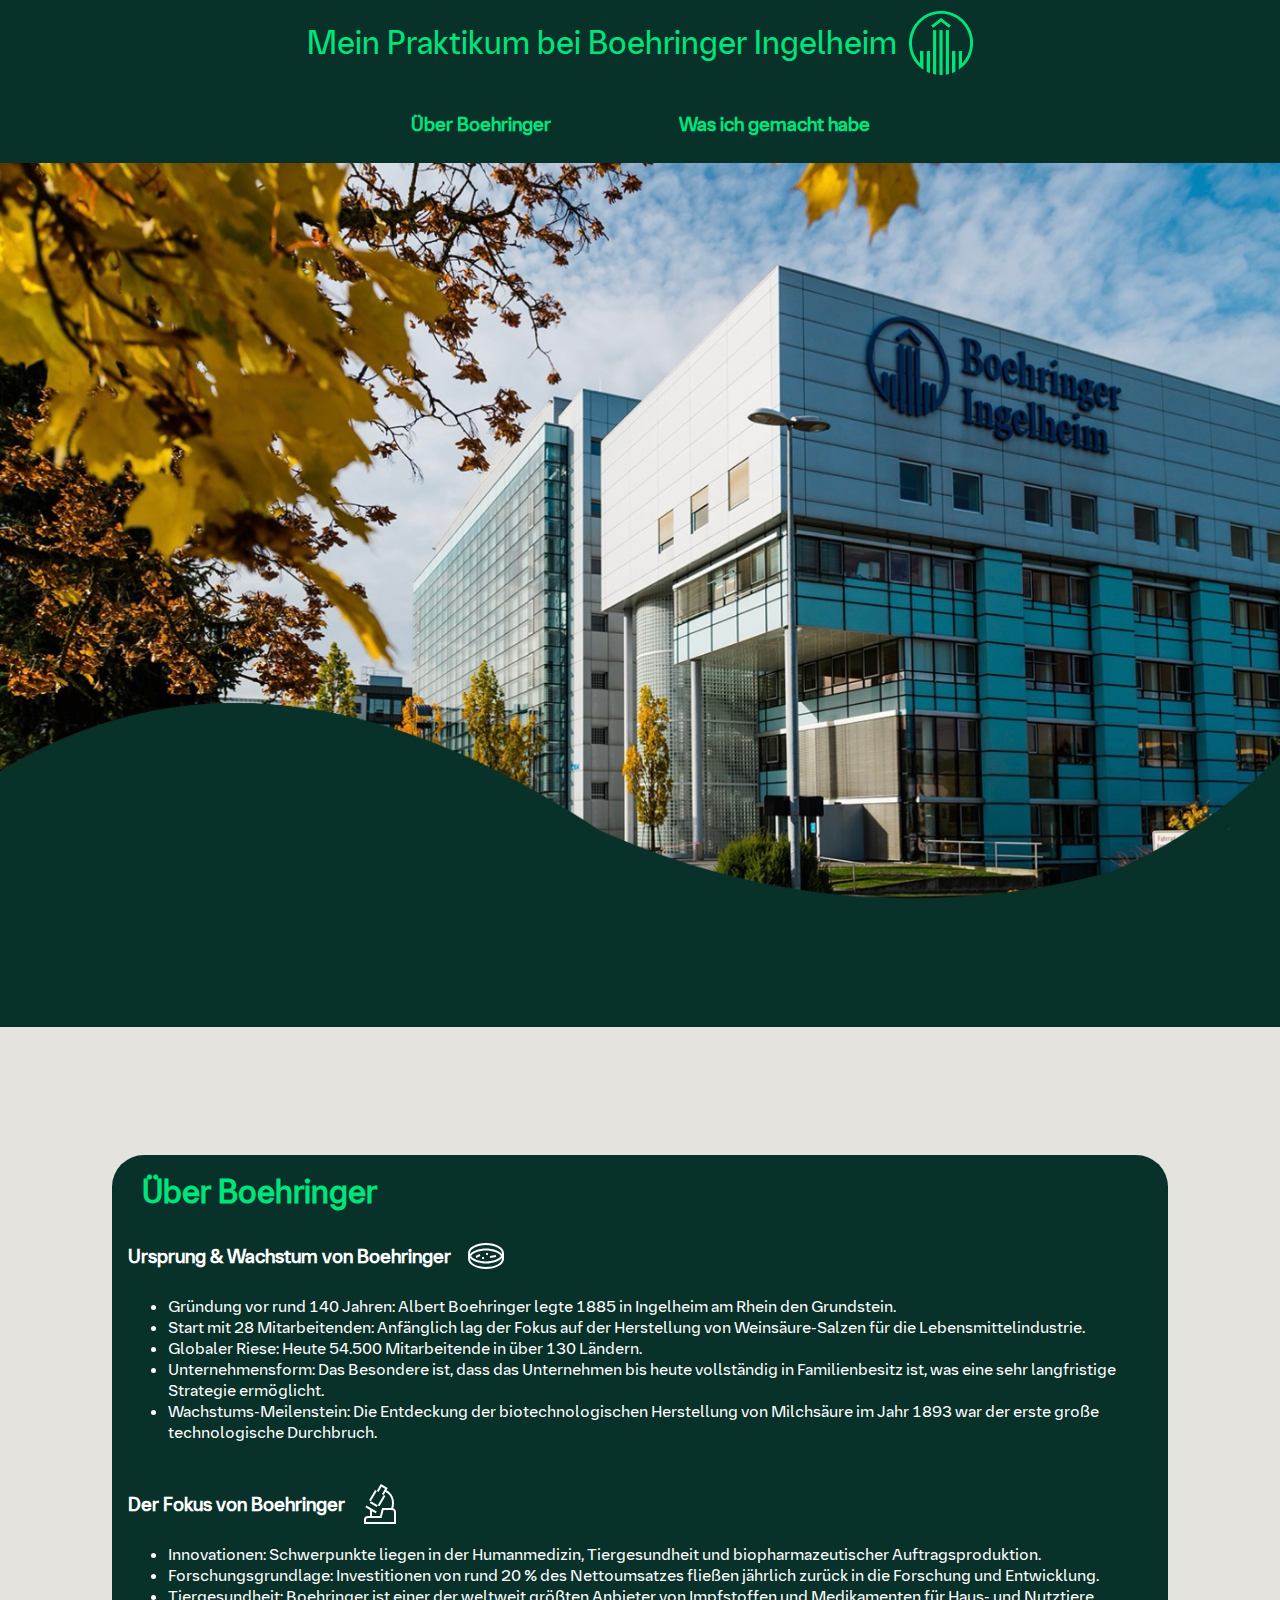
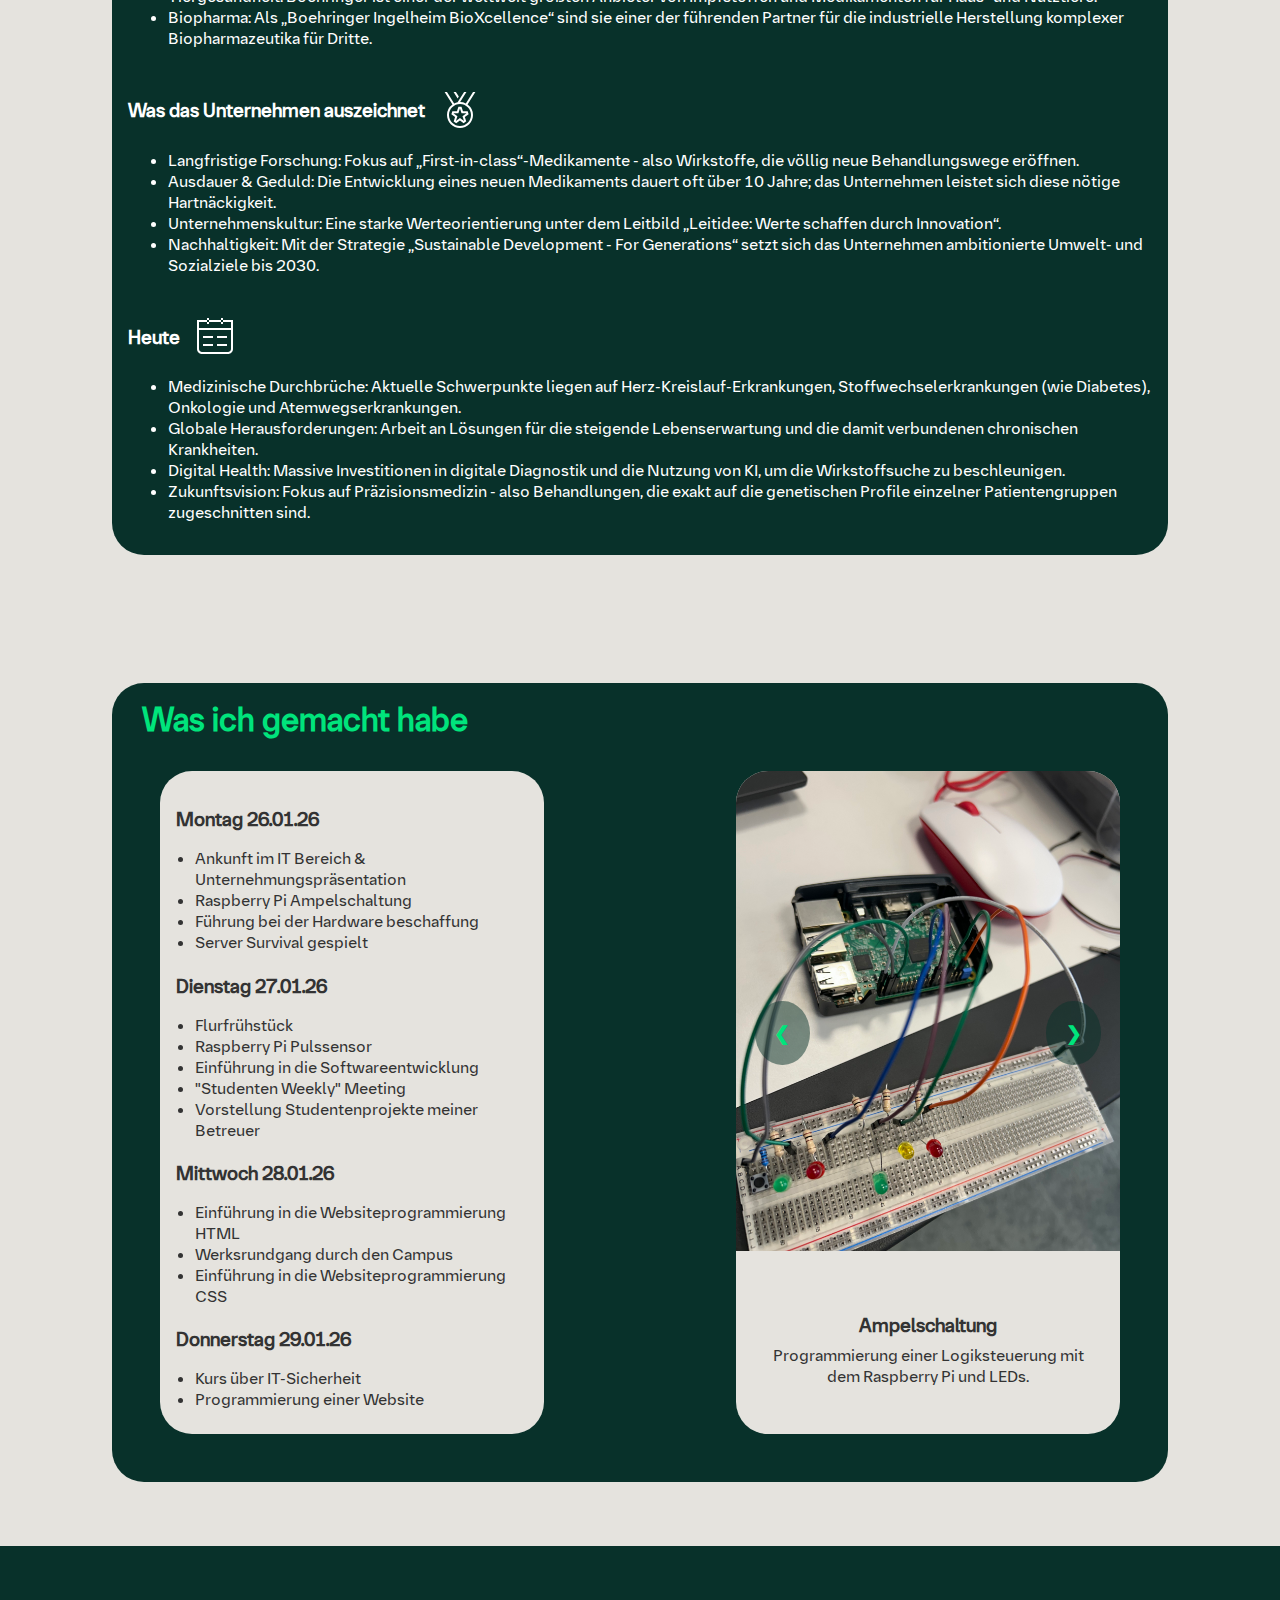
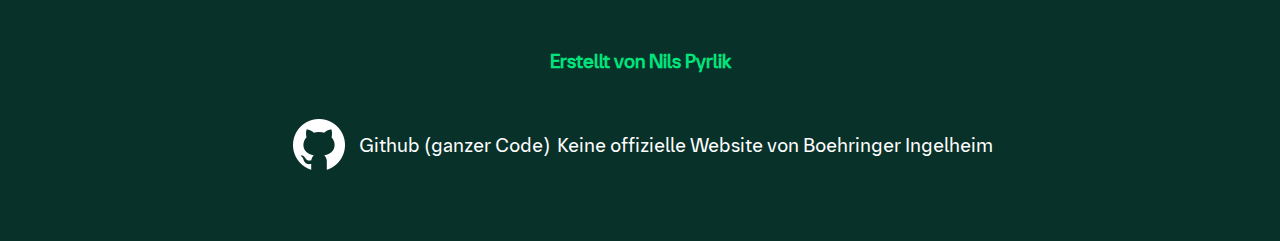
<file: index.html>
<!DOCTYPE html>
<html lang="de">
    <head>
        <meta name="viewport" content="width=device-width, initial-scale=1.0">
        <title>Präsentation Praktikum</title>
        <link rel="stylesheet" href="style.css">
    </head>
    <body>
        <header>
            <div class="bildbox">
            <h1 class="ueberschrift">Mein Praktikum bei Boehringer Ingelheim </h1>
            
               <img src="Boehringer_Symbol_RGB_Accent_Green.png" alt="BI Bild" class="BIBild">
            </div>
            
<div class="info">
    <h4><a href="#ueber-boehringer">Über Boehringer</a></h4>
    <h4><a href="#was-ich-gemacht-habe">Was ich gemacht habe</a></h4>
</div>
        </header>

         <img src="Bild Boehringer Grün.jpeg" alt="Biberach Bild" class="BCBild">

        <div class="boehringer">

        <h3 id="ueber-boehringer">Über Boehringer</h3>



        <div class="bildboxUB">
        <h5>Ursprung & Wachstum von Boehringer </h5>
        <img src="Petri Dish.svg" alt="BI Zeichen" class="BIZeichen">
        </div>

        <ul>
            <li>Gründung vor rund 140 Jahren: Albert Boehringer legte 1885 in Ingelheim am Rhein den Grundstein.</li>
            <li>Start mit 28 Mitarbeitenden: Anfänglich lag der Fokus auf der Herstellung von Weinsäure-Salzen für die Lebensmittelindustrie.</li>
            <li>Globaler Riese: Heute 54.500 Mitarbeitende in über 130 Ländern.</li>
            <li>Unternehmensform: Das Besondere ist, dass das Unternehmen bis heute vollständig in Familienbesitz ist, was eine sehr langfristige Strategie ermöglicht.</li>
            <li>Wachstums-Meilenstein: Die Entdeckung der biotechnologischen Herstellung von Milchsäure im Jahr 1893 war der erste große technologische Durchbruch.</li>
        </ul>
       

       
        <div class="bildboxUB">
        <h5>Der Fokus von Boehringer</h5>
        <img src="microscope (1).svg" alt="BI Zeichen" class="BIZeichen">
        </div>

        <ul>
            <li>Innovationen: Schwerpunkte liegen in der Humanmedizin, Tiergesundheit und biopharmazeutischer Auftragsproduktion.</li>
            <li>Forschungsgrundlage: Investitionen von rund 20 % des Nettoumsatzes fließen jährlich zurück in die Forschung und Entwicklung.</li>
            <li>Tiergesundheit: Boehringer ist einer der weltweit größten Anbieter von Impfstoffen und Medikamenten für Haus- und Nutztiere.</li>
            <li>Biopharma: Als „Boehringer Ingelheim BioXcellence“ sind sie einer der führenden Partner für die industrielle Herstellung komplexer Biopharmazeutika für Dritte.</li>
        </ul>

        
                <div class="bildboxUB">
                    <h5>Was das Unternehmen auszeichnet</h5>
        <img src="medal-star (1).svg" alt="BI Zeichen" class="BIZeichen">
        </div>

        <ul>
            <li>Langfristige Forschung: Fokus auf „First-in-class“-Medikamente - also Wirkstoffe, die völlig neue Behandlungswege eröffnen.</li>
            <li>Ausdauer & Geduld: Die Entwicklung eines neuen Medikaments dauert oft über 10 Jahre; das Unternehmen leistet sich diese nötige Hartnäckigkeit.</li>
        <li>Unternehmenskultur: Eine starke Werteorientierung unter dem Leitbild „Leitidee: Werte schaffen durch Innovation“.</li>
        <li>Nachhaltigkeit: Mit der Strategie „Sustainable Development - For Generations“ setzt sich das Unternehmen ambitionierte Umwelt- und Sozialziele bis 2030.</li>
        </ul>

        
                <div class="bildboxUB">
        <h5>Heute</h5>
        <img src="calendar (1).svg" alt="BI Zeichen" class="BIZeichen">
        </div>

        <ul>
            <li>Medizinische Durchbrüche: Aktuelle Schwerpunkte liegen auf Herz-Kreislauf-Erkrankungen, Stoffwechselerkrankungen (wie Diabetes), Onkologie und Atemwegserkrankungen.</li>
            <li>Globale Herausforderungen: Arbeit an Lösungen für die steigende Lebenserwartung und die damit verbundenen chronischen Krankheiten.</li>
            <li>Digital Health: Massive Investitionen in digitale Diagnostik und die Nutzung von KI, um die Wirkstoffsuche zu beschleunigen.</li>
            <li>Zukunftsvision: Fokus auf Präzisionsmedizin - also Behandlungen, die exakt auf die genetischen Profile einzelner Patientengruppen zugeschnitten sind.</li>
        
        </ul>
        </div>



        <div class="gemacht">

        <h3 id="was-ich-gemacht-habe">Was ich gemacht habe</h3>
<div class="split">
        <div class="wochenliste">

            <div class="textwochenliste">

        <h5>Montag 26.01.26 </h5>
        <ul>
            
            <li>Ankunft im IT Bereich & Unternehmungspräsentation</li>
            <li>Raspberry Pi Ampelschaltung</li>
            <li>Führung bei der Hardware beschaffung</li>
            <li>Server Survival gespielt</li>
        </ul>
       

        <h5>Dienstag 27.01.26</h5>
        <ul>
            <li>Flurfrühstück</li>
            <li>Raspberry Pi Pulssensor</li>
            <li>Einführung in die Softwareentwicklung</li>
            <li>"Studenten Weekly" Meeting</li>
            <li>Vorstellung Studentenprojekte meiner Betreuer</li>
        </ul>

        <h5>Mittwoch 28.01.26</h5>
        <ul>
            <li>Einführung in die Websiteprogrammierung HTML</li>
            <li>Werksrundgang durch den Campus</li>
            <li>Einführung in die Websiteprogrammierung CSS</li>
        </ul>

        <h5>Donnerstag 29.01.26</h5>
        <ul>
            <li>Kurs über IT-Sicherheit</li>
            <li>Programmierung einer Website</li>
        
        </ul>
    </div>

        </div> <!--  wochenliste-->

        <div class="tagesprojekte">
    <div class="slider-wrapper">
        <div class="mySlides fade">
            <img src="Amplschaltung.jpeg" alt="Ampelschaltung">
            <div class="slide-text">
                <h5>Ampelschaltung</h5>
                <p>Programmierung einer Logiksteuerung mit dem Raspberry Pi und LEDs.</p>
            </div>
        </div>

        <div class="mySlides fade">
            <img src="Pulssensor.jpeg" alt="Pulssensor">
            <div class="slide-text">
                <h5>Pulssensor</h5>
                <p>Messung der Herzfrequenz über Sensoren und Visualisierung der Daten.</p>
            </div>
        </div>

        <div class="mySlides fade">
            <img src="Server Survival.png" alt="Server Survival">
            <div class="slide-text">
                <h5>Server Survival</h5>
                <p>Ein interaktives Spiel/Simulation zum Verständnis von Server-Infrastrukturen.</p>
            </div>
        </div>

                <div class="mySlides fade">
            <img src="Code.png" alt="Server Survival">
            <div class="slide-text">
                <h5>Code</h5>
                <p>Ein Bruchteil des Codes vondieser Website </p>
                <a href="https://github.com/Lars710/nils_website">Klicke hier für den ganzen Code </a>
            </div>
        </div>

        <a class="prev" onclick="plusSlides(-1)">&#10094;</a>
        <a class="next" onclick="plusSlides(1)">&#10095;</a>
    </div>
</div> <!--  tagesprojekte-->
</div>
        </div>


  <footer class="footer">
    <h5>
    Erstellt von Nils Pyrlik
    </h5>
    <a href="https://github.com/Lars710/nils_website">
    <img src="icons8-github-64.png" alt="GitHub Icon" >
    <p>Github (ganzer Code)</p>
    <p>Keine offizielle Website von Boehringer Ingelheim</p>
    </a>
  </footer>
    </body>
    <script>
    let slideIndex = 1;
    showSlides(slideIndex);

    // Vor- und Zurück-Steuerung
    function plusSlides(n) {
        showSlides(slideIndex += n);
    }

    function showSlides(n) {
        let i;
        let slides = document.getElementsByClassName("mySlides");
        if (n > slides.length) {slideIndex = 1}    
        if (n < 1) {slideIndex = slides.length}
        for (i = 0; i < slides.length; i++) {
            slides[i].style.display = "none";  
        }
        slides[slideIndex-1].style.display = "block";  
    }
</script>
</html>
</file>
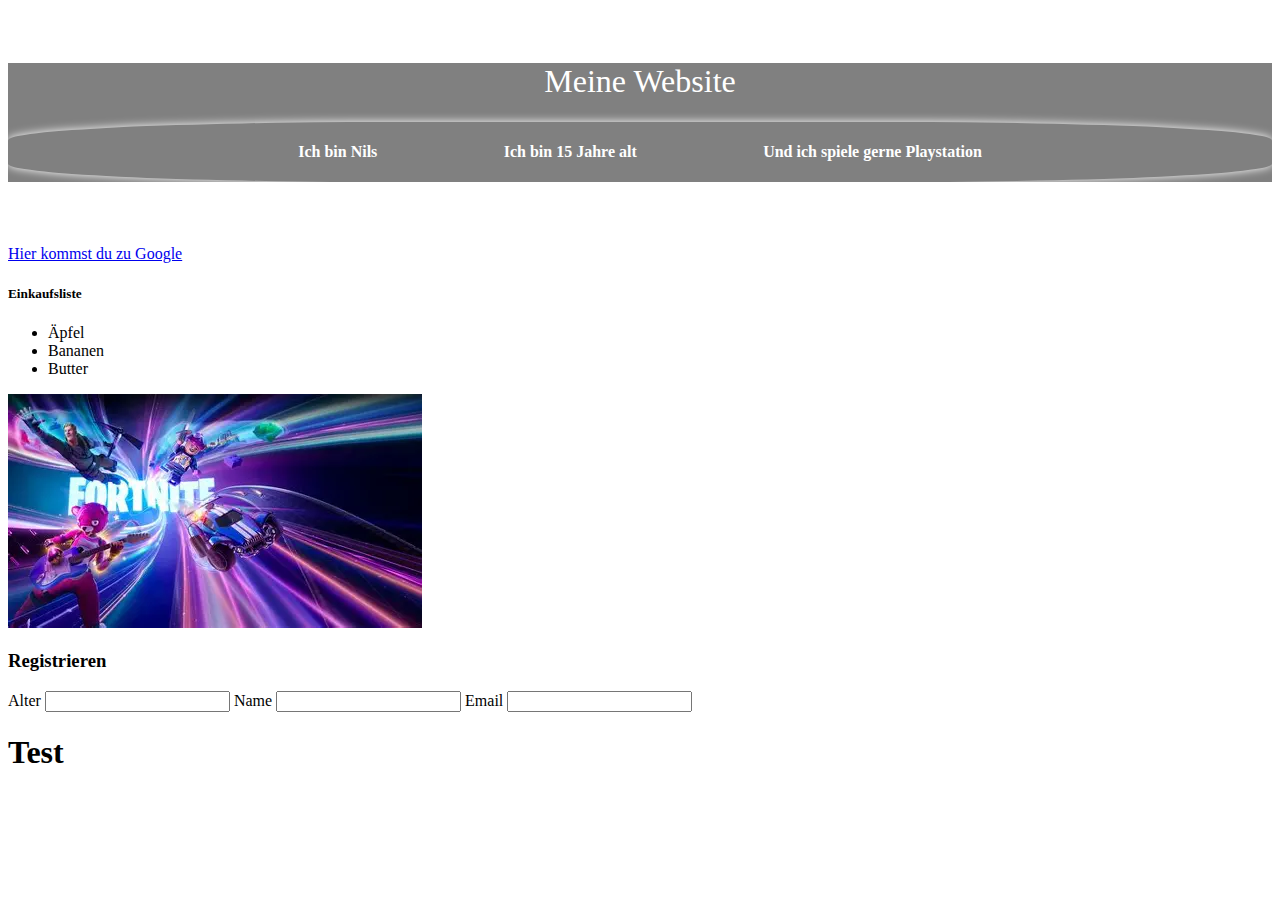
<file: Präsentation Praktikum.html>
<!DOCTYPE html>
<!-- saved from url=(0034)http://127.0.0.1:5500/website.html -->
<html lang="de"><script id="CitrixBcrApi" src="chrome-extension://hdppkjifljbdpckfajcmlblbchhledln/CitrixBcrApi.js"></script><script src="chrome-extension://hdppkjifljbdpckfajcmlblbchhledln/VDIWebView.js"></script><head><meta http-equiv="Content-Type" content="text/html; charset=UTF-8">
        
        <title>Präsentation Praktikum</title>
        
    <link rel="stylesheet" href="./Präsentation Praktikum_files/style.css"></head>
    <body>
        <header>
            <h1 class="ueberschrift">Meine Website</h1>
            <div class="info">
                <h4>Ich bin Nils</h4>
                <h4>Ich bin 15 Jahre alt</h4>
                <h4>Und ich spiele gerne Playstation</h4>
            </div>
        </header>
        <a href="https://google.com/">Hier kommst du zu Google</a>
        <h5>Einkaufsliste</h5>
        <ul>
            <li>Äpfel</li>
            <li>Bananen</li>
            <li>Butter</li>
        </ul>
        <img src="./Präsentation Praktikum_files/fortnite.jpeg" alt="Fortnite Bild">
        <h3>Registrieren</h3>
        <form>
            <label>Alter</label>
            <input type="number">
            <label>Name</label>
            <input type="text">
            <label>Email</label>
            <input type="email">
        </form>
        <h1>Test</h1>
    <!-- Code injected by live-server -->
<script>
	// <![CDATA[  <-- For SVG support
	if ('WebSocket' in window) {
		(function () {
			function refreshCSS() {
				var sheets = [].slice.call(document.getElementsByTagName("link"));
				var head = document.getElementsByTagName("head")[0];
				for (var i = 0; i < sheets.length; ++i) {
					var elem = sheets[i];
					var parent = elem.parentElement || head;
					parent.removeChild(elem);
					var rel = elem.rel;
					if (elem.href && typeof rel != "string" || rel.length == 0 || rel.toLowerCase() == "stylesheet") {
						var url = elem.href.replace(/(&|\?)_cacheOverride=\d+/, '');
						elem.href = url + (url.indexOf('?') >= 0 ? '&' : '?') + '_cacheOverride=' + (new Date().valueOf());
					}
					parent.appendChild(elem);
				}
			}
			var protocol = window.location.protocol === 'http:' ? 'ws://' : 'wss://';
			var address = protocol + window.location.host + window.location.pathname + '/ws';
			var socket = new WebSocket(address);
			socket.onmessage = function (msg) {
				if (msg.data == 'reload') window.location.reload();
				else if (msg.data == 'refreshcss') refreshCSS();
			};
			if (sessionStorage && !sessionStorage.getItem('IsThisFirstTime_Log_From_LiveServer')) {
				console.log('Live reload enabled.');
				sessionStorage.setItem('IsThisFirstTime_Log_From_LiveServer', true);
			}
		})();
	}
	else {
		console.error('Upgrade your browser. This Browser is NOT supported WebSocket for Live-Reloading.');
	}
	// ]]>
</script>

</body></html>
</file>
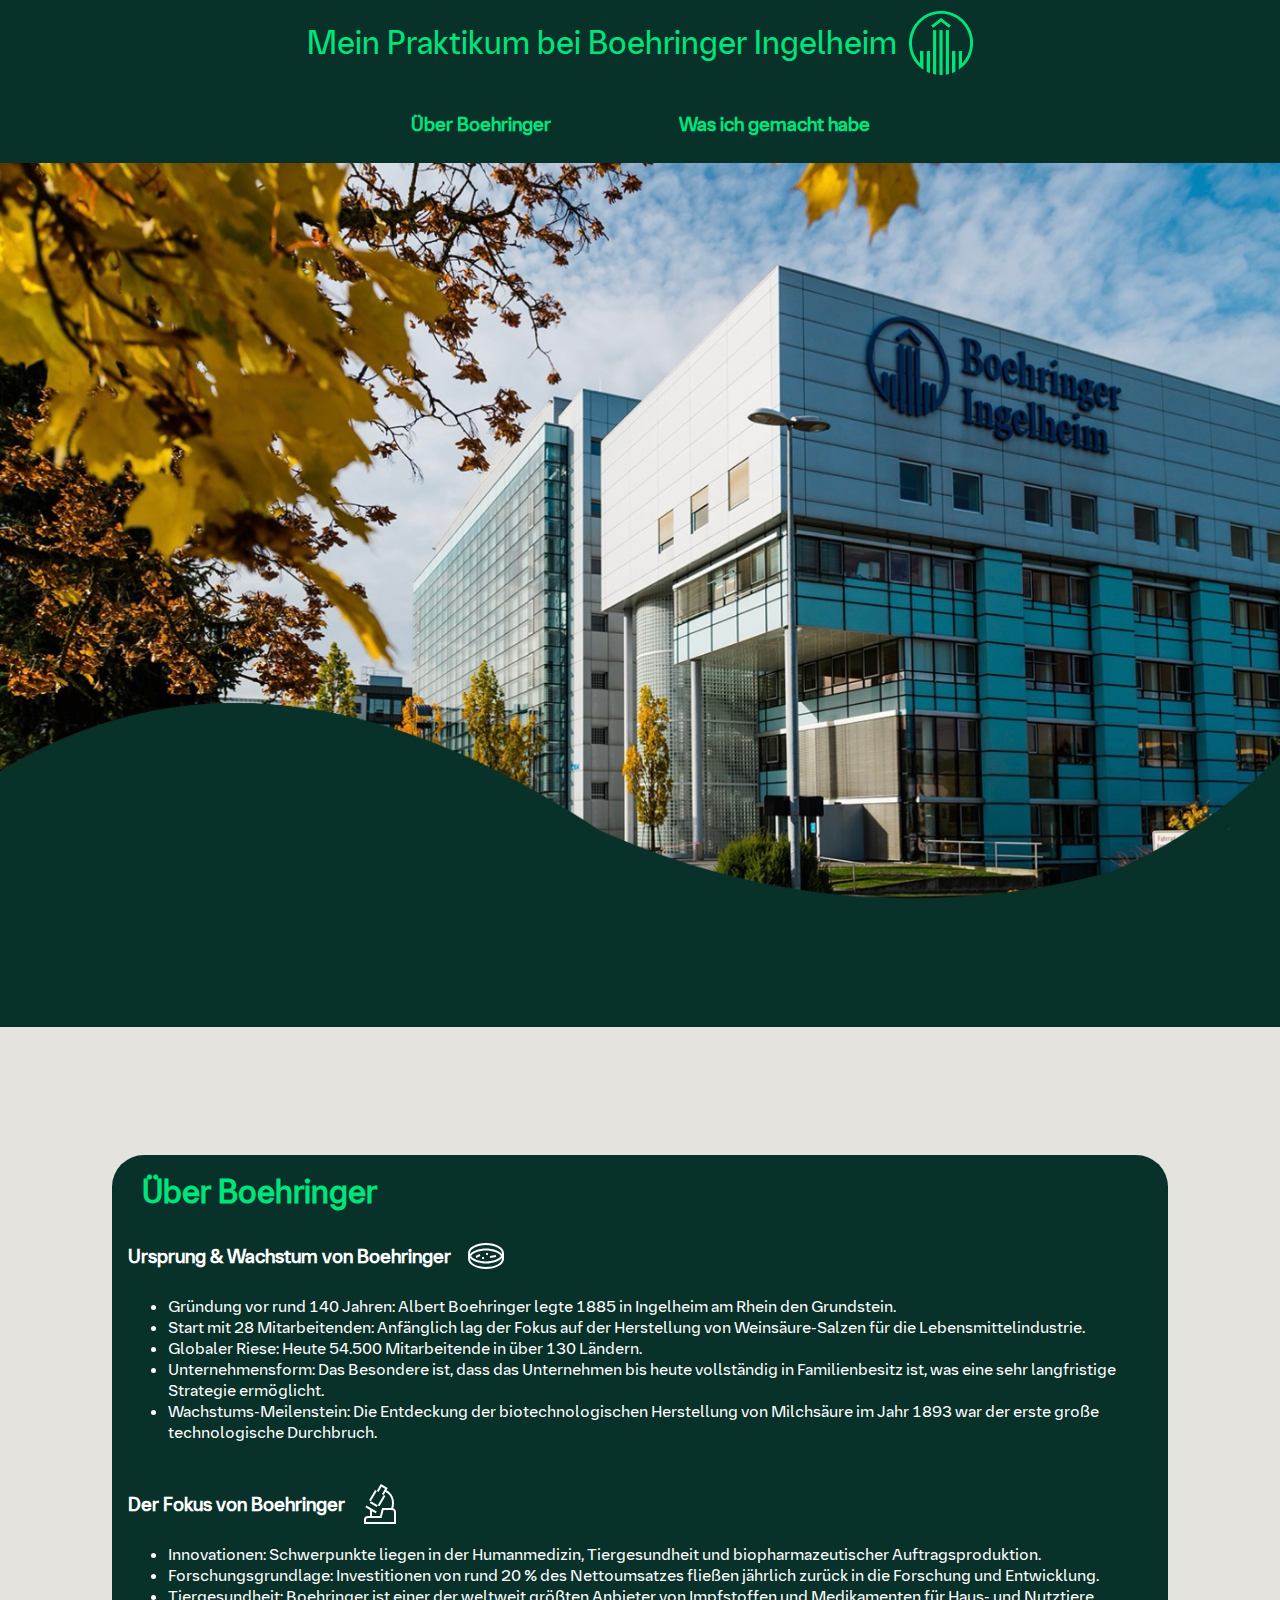
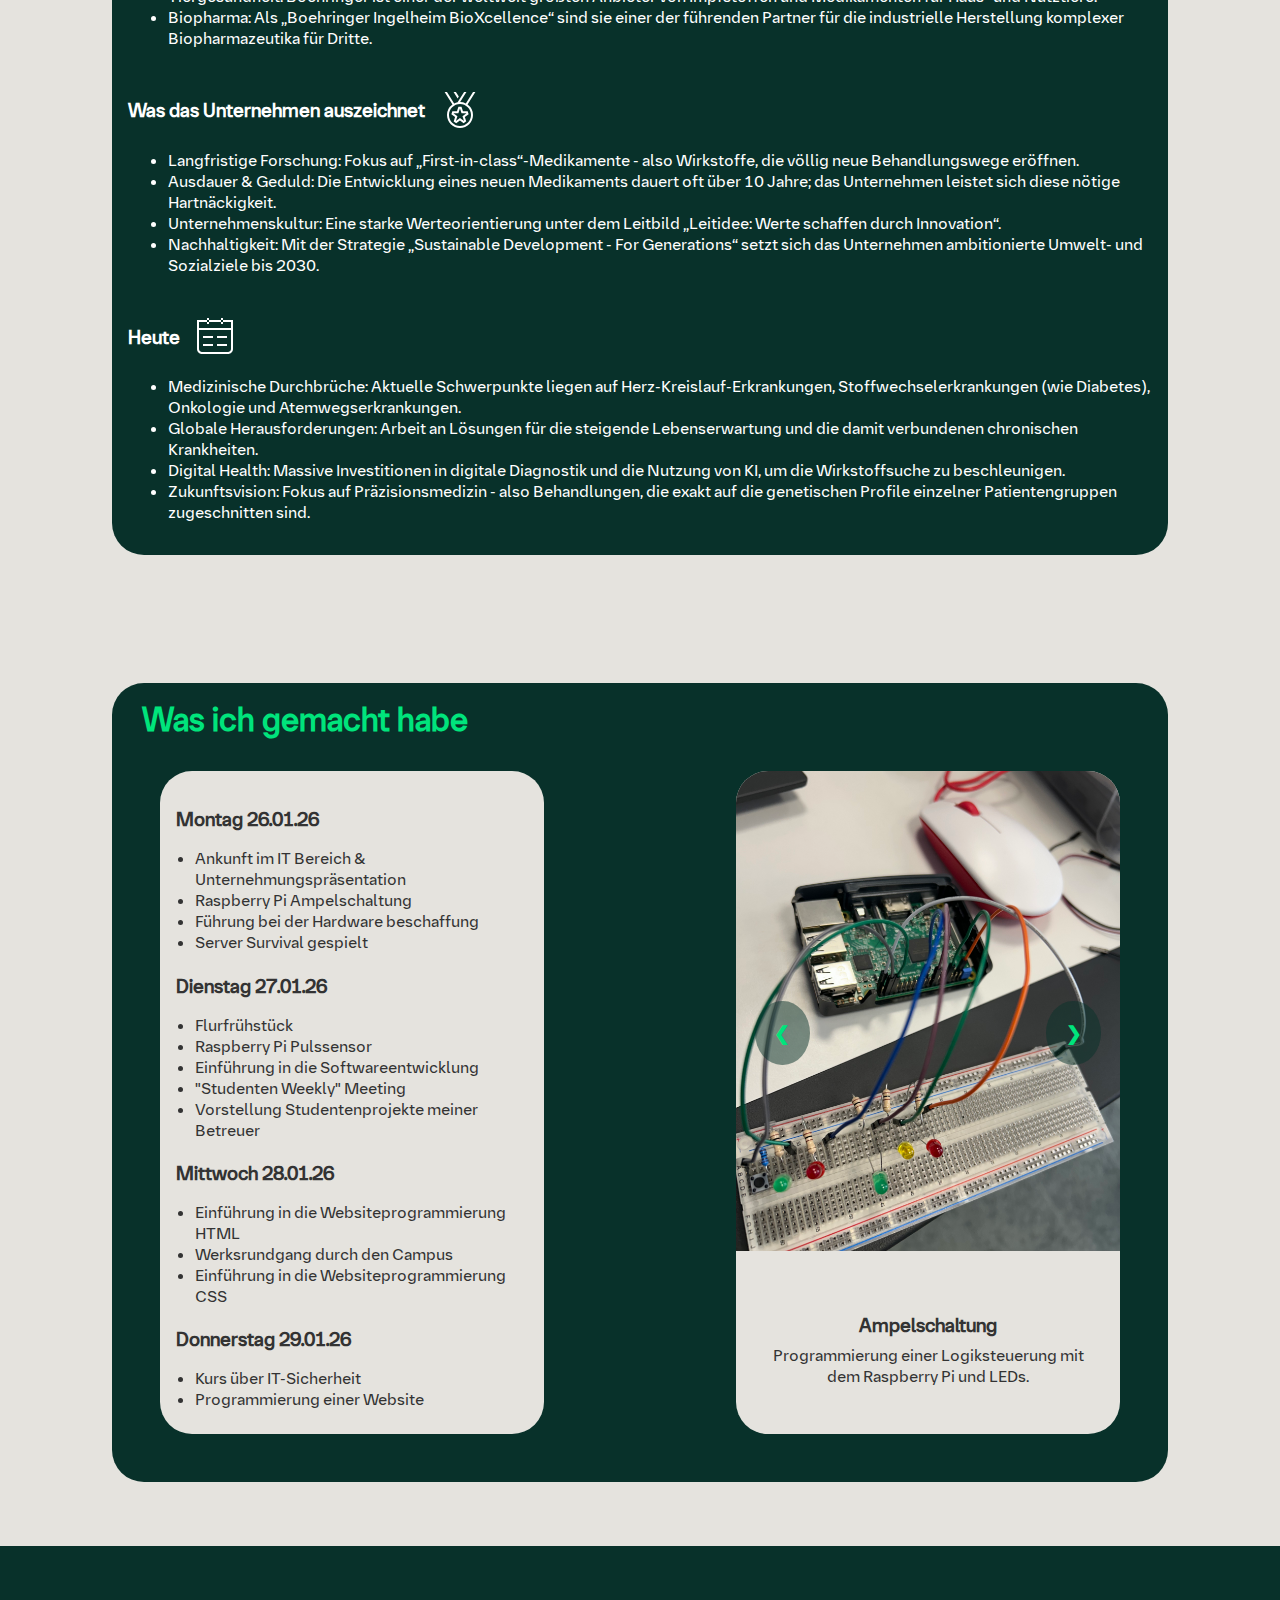
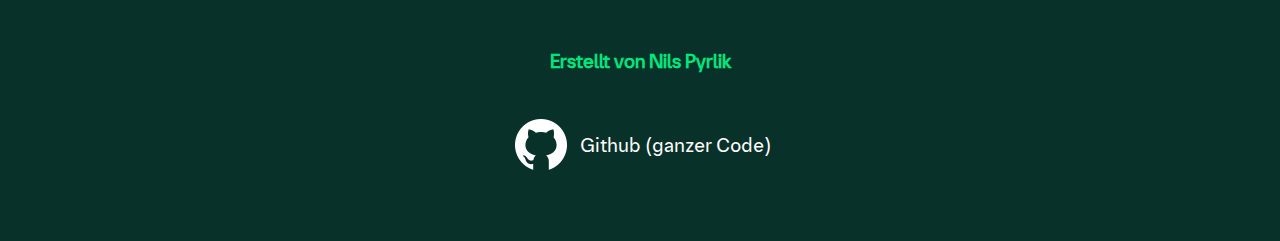
<file: website.html>
<!DOCTYPE html>
<html lang="de">
    <head>
        <meta name="viewport" content="width=device-width, initial-scale=1.0">
        <title>Präsentation Praktikum</title>
        <link rel="stylesheet" href="style.css">
    </head>
    <body>
        <header>
            <div class="bildbox">
            <h1 class="ueberschrift">Mein Praktikum bei Boehringer Ingelheim </h1>
            
               <img src="Boehringer_Symbol_RGB_Accent_Green.png" alt="BI Bild" class="BIBild">
            </div>
            
<div class="info">
    <h4><a href="#ueber-boehringer">Über Boehringer</a></h4>
    <h4><a href="#was-ich-gemacht-habe">Was ich gemacht habe</a></h4>
</div>
        </header>

         <img src="Bild Boehringer Grün.jpeg" alt="Biberach Bild" class="BCBild">

        <div class="boehringer">

        <h3 id="ueber-boehringer">Über Boehringer</h3>



        <div class="bildboxUB">
        <h5>Ursprung & Wachstum von Boehringer </h5>
        <img src="Petri Dish.svg" alt="BI Zeichen" class="BIZeichen">
        </div>

        <ul>
            <li>Gründung vor rund 140 Jahren: Albert Boehringer legte 1885 in Ingelheim am Rhein den Grundstein.</li>
            <li>Start mit 28 Mitarbeitenden: Anfänglich lag der Fokus auf der Herstellung von Weinsäure-Salzen für die Lebensmittelindustrie.</li>
            <li>Globaler Riese: Heute 54.500 Mitarbeitende in über 130 Ländern.</li>
            <li>Unternehmensform: Das Besondere ist, dass das Unternehmen bis heute vollständig in Familienbesitz ist, was eine sehr langfristige Strategie ermöglicht.</li>
            <li>Wachstums-Meilenstein: Die Entdeckung der biotechnologischen Herstellung von Milchsäure im Jahr 1893 war der erste große technologische Durchbruch.</li>
        </ul>
       

       
        <div class="bildboxUB">
        <h5>Der Fokus von Boehringer</h5>
        <img src="microscope (1).svg" alt="BI Zeichen" class="BIZeichen">
        </div>

        <ul>
            <li>Innovationen: Schwerpunkte liegen in der Humanmedizin, Tiergesundheit und biopharmazeutischer Auftragsproduktion.</li>
            <li>Forschungsgrundlage: Investitionen von rund 20 % des Nettoumsatzes fließen jährlich zurück in die Forschung und Entwicklung.</li>
            <li>Tiergesundheit: Boehringer ist einer der weltweit größten Anbieter von Impfstoffen und Medikamenten für Haus- und Nutztiere.</li>
            <li>Biopharma: Als „Boehringer Ingelheim BioXcellence“ sind sie einer der führenden Partner für die industrielle Herstellung komplexer Biopharmazeutika für Dritte.</li>
        </ul>

        
                <div class="bildboxUB">
                    <h5>Was das Unternehmen auszeichnet</h5>
        <img src="medal-star (1).svg" alt="BI Zeichen" class="BIZeichen">
        </div>

        <ul>
            <li>Langfristige Forschung: Fokus auf „First-in-class“-Medikamente - also Wirkstoffe, die völlig neue Behandlungswege eröffnen.</li>
            <li>Ausdauer & Geduld: Die Entwicklung eines neuen Medikaments dauert oft über 10 Jahre; das Unternehmen leistet sich diese nötige Hartnäckigkeit.</li>
        <li>Unternehmenskultur: Eine starke Werteorientierung unter dem Leitbild „Leitidee: Werte schaffen durch Innovation“.</li>
        <li>Nachhaltigkeit: Mit der Strategie „Sustainable Development - For Generations“ setzt sich das Unternehmen ambitionierte Umwelt- und Sozialziele bis 2030.</li>
        </ul>

        
                <div class="bildboxUB">
        <h5>Heute</h5>
        <img src="calendar (1).svg" alt="BI Zeichen" class="BIZeichen">
        </div>

        <ul>
            <li>Medizinische Durchbrüche: Aktuelle Schwerpunkte liegen auf Herz-Kreislauf-Erkrankungen, Stoffwechselerkrankungen (wie Diabetes), Onkologie und Atemwegserkrankungen.</li>
            <li>Globale Herausforderungen: Arbeit an Lösungen für die steigende Lebenserwartung und die damit verbundenen chronischen Krankheiten.</li>
            <li>Digital Health: Massive Investitionen in digitale Diagnostik und die Nutzung von KI, um die Wirkstoffsuche zu beschleunigen.</li>
            <li>Zukunftsvision: Fokus auf Präzisionsmedizin - also Behandlungen, die exakt auf die genetischen Profile einzelner Patientengruppen zugeschnitten sind.</li>
        
        </ul>
        </div>



        <div class="gemacht">

        <h3 id="was-ich-gemacht-habe">Was ich gemacht habe</h3>
<div class="split">
        <div class="wochenliste">

            <div class="textwochenliste">

        <h5>Montag 26.01.26 </h5>
        <ul>
            
            <li>Ankunft im IT Bereich & Unternehmungspräsentation</li>
            <li>Raspberry Pi Ampelschaltung</li>
            <li>Führung bei der Hardware beschaffung</li>
            <li>Server Survival gespielt</li>
        </ul>
       

        <h5>Dienstag 27.01.26</h5>
        <ul>
            <li>Flurfrühstück</li>
            <li>Raspberry Pi Pulssensor</li>
            <li>Einführung in die Softwareentwicklung</li>
            <li>"Studenten Weekly" Meeting</li>
            <li>Vorstellung Studentenprojekte meiner Betreuer</li>
        </ul>

        <h5>Mittwoch 28.01.26</h5>
        <ul>
            <li>Einführung in die Websiteprogrammierung HTML</li>
            <li>Werksrundgang durch den Campus</li>
            <li>Einführung in die Websiteprogrammierung CSS</li>
        </ul>

        <h5>Donnerstag 29.01.26</h5>
        <ul>
            <li>Kurs über IT-Sicherheit</li>
            <li>Programmierung einer Website</li>
        
        </ul>
    </div>

        </div> <!--  wochenliste-->

        <div class="tagesprojekte">
    <div class="slider-wrapper">
        <div class="mySlides fade">
            <img src="Amplschaltung.jpeg" alt="Ampelschaltung">
            <div class="slide-text">
                <h5>Ampelschaltung</h5>
                <p>Programmierung einer Logiksteuerung mit dem Raspberry Pi und LEDs.</p>
            </div>
        </div>

        <div class="mySlides fade">
            <img src="Pulssensor.jpeg" alt="Pulssensor">
            <div class="slide-text">
                <h5>Pulssensor</h5>
                <p>Messung der Herzfrequenz über Sensoren und Visualisierung der Daten.</p>
            </div>
        </div>

        <div class="mySlides fade">
            <img src="Server Survival.png" alt="Server Survival">
            <div class="slide-text">
                <h5>Server Survival</h5>
                <p>Ein interaktives Spiel/Simulation zum Verständnis von Server-Infrastrukturen.</p>
            </div>
        </div>

                <div class="mySlides fade">
            <img src="Code.png" alt="Server Survival">
            <div class="slide-text">
                <h5>Code</h5>
                <p>Ein Bruchteil des Codes vondieser Website </p>
                <a href="https://github.com/Lars710/nils_website">Klicke hier für den ganzen Code </a>
            </div>
        </div>

        <a class="prev" onclick="plusSlides(-1)">&#10094;</a>
        <a class="next" onclick="plusSlides(1)">&#10095;</a>
    </div>
</div> <!--  tagesprojekte-->
</div>
        </div>


  <footer class="footer">
    <h5>
    Erstellt von Nils Pyrlik
    </h5>
    <a href="https://github.com/Lars710/nils_website">
    <img src="icons8-github-64.png" alt="GitHub Icon" >
    <p>Github (ganzer Code)</p>
    </a>
  </footer>
    </body>
    <script>
    let slideIndex = 1;
    showSlides(slideIndex);

    // Vor- und Zurück-Steuerung
    function plusSlides(n) {
        showSlides(slideIndex += n);
    }

    function showSlides(n) {
        let i;
        let slides = document.getElementsByClassName("mySlides");
        if (n > slides.length) {slideIndex = 1}    
        if (n < 1) {slideIndex = slides.length}
        for (i = 0; i < slides.length; i++) {
            slides[i].style.display = "none";  
        }
        slides[slideIndex-1].style.display = "block";  
    }
</script>
</html>
</file>
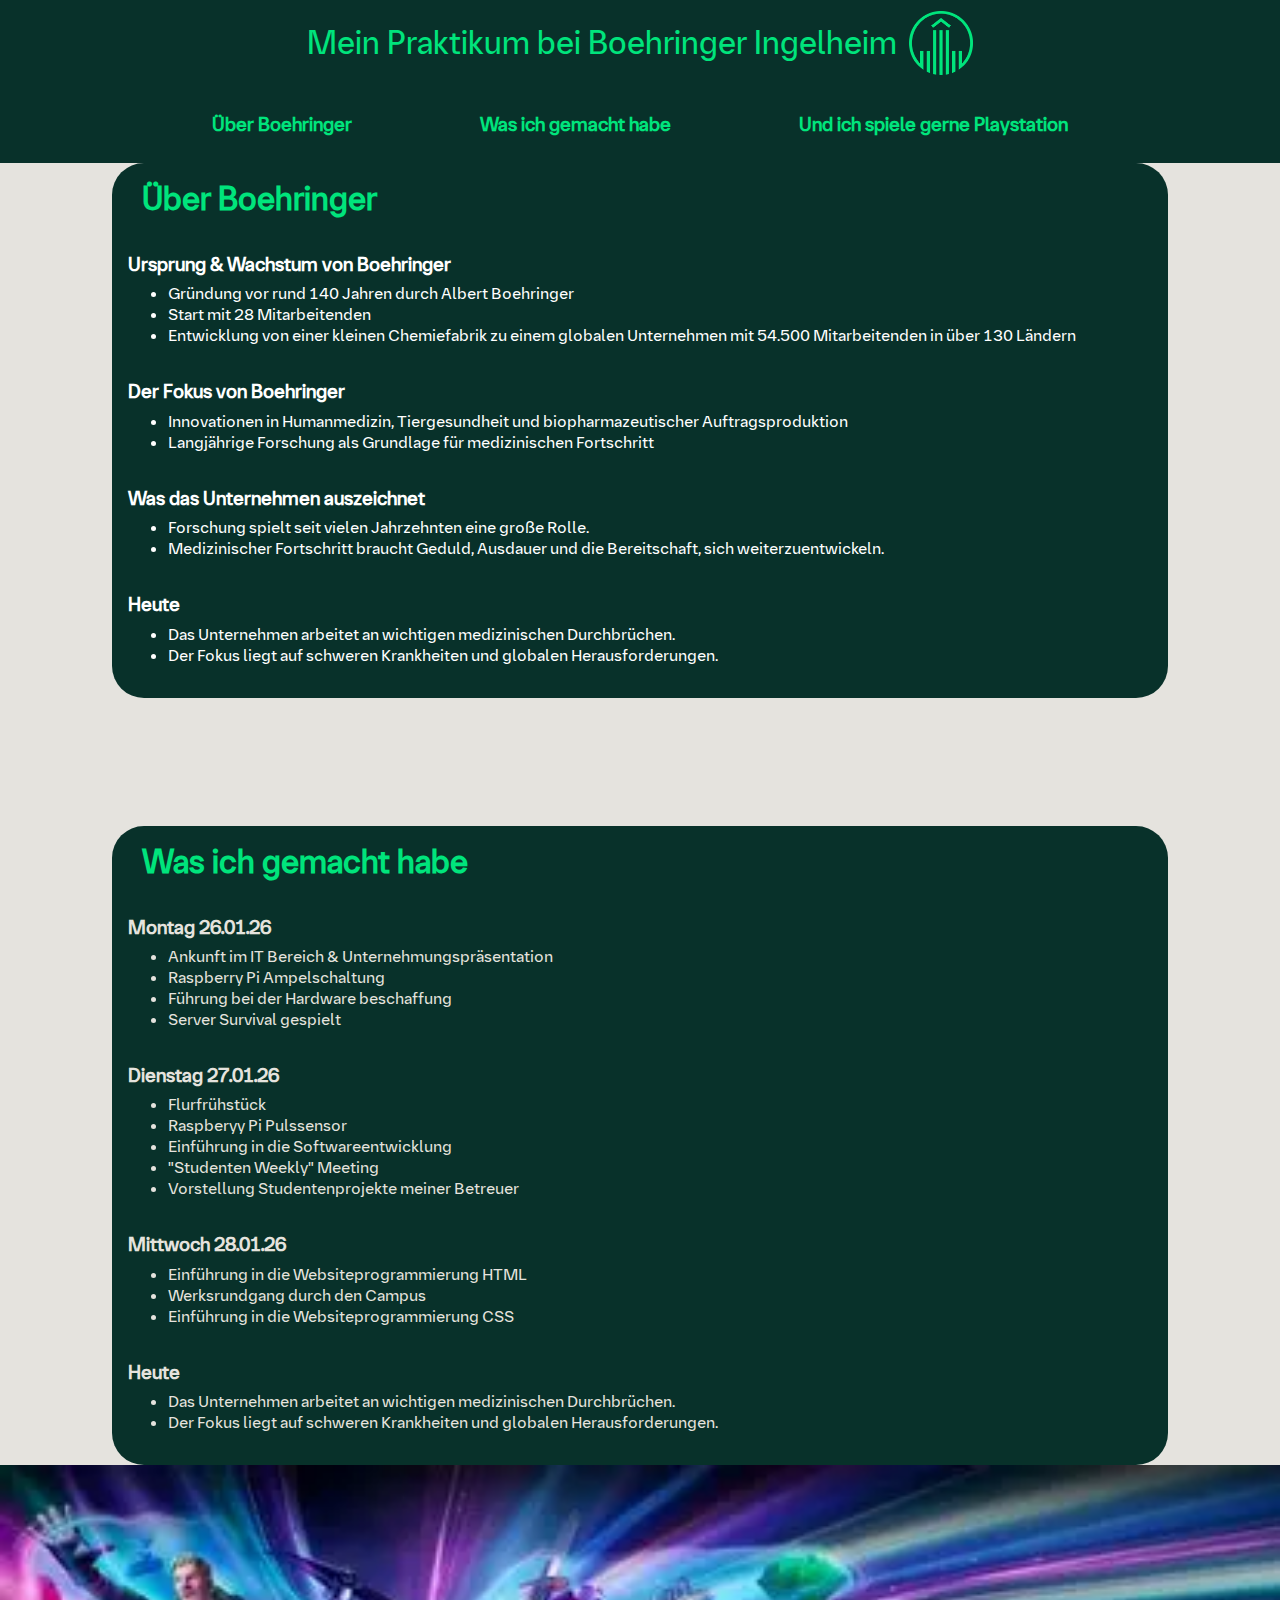
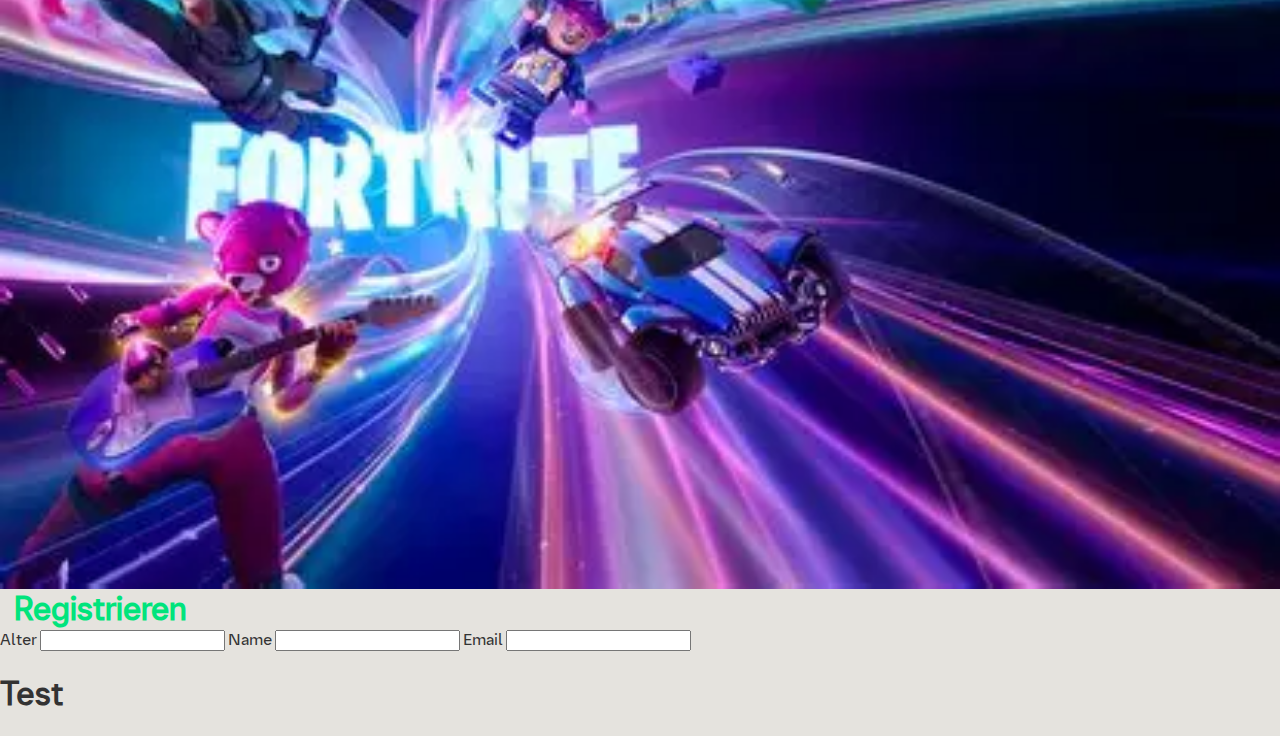
<file: Website/website.html>
<!DOCTYPE html>
<html lang="de">
    <head>
        <meta charset="UTF-8">
        <title>Präsentation Praktikum</title>
        <link rel="stylesheet" href="style.css">
    </head>
    <body>
        <header>
            <div class="bildbox">
            <h1 class="ueberschrift">Mein Praktikum bei Boehringer Ingelheim </h1>
            
               <img src="Boehringer_Symbol_RGB_Accent_Green.png" alt="BI Bild" class="BIBild">
            </div>
            
            <div class="info">
                <h4>Über Boehringer</h4>
                <h4>Was ich gemacht habe</h4>
                <h4>Und ich spiele gerne Playstation</h4>
            </div>
        </header>

        <div class="boehringer">

        <h3>Über Boehringer</h3>
        <h5>Ursprung & Wachstum von Boehringer </h5>
        <ul>
            <li>Gründung vor rund 140 Jahren durch Albert Boehringer</li>
            <li>Start mit 28 Mitarbeitenden</li>
            <li>Entwicklung von einer kleinen Chemiefabrik zu einem globalen Unternehmen mit 54.500 Mitarbeitenden in über 130 Ländern</li>
        </ul>
       

        <h5>Der Fokus von Boehringer</h5>
        <ul>
            <li>Innovationen in Humanmedizin, Tiergesundheit und biopharmazeutischer Auftragsproduktion</li>
            <li>Langjährige Forschung als Grundlage für medizinischen Fortschritt</li>
        
        </ul>

        <h5>Was das Unternehmen auszeichnet</h5>
        <ul>
            <li>Forschung spielt seit vielen Jahrzehnten eine große Rolle.</li>
            <li>Medizinischer Fortschritt braucht Geduld, Ausdauer und die Bereitschaft, sich weiterzuentwickeln.</li>
        
        </ul>

        <h5>Heute</h5>
        <ul>
            <li>Das Unternehmen arbeitet an wichtigen medizinischen Durchbrüchen.</li>
            <li>Der Fokus liegt auf schweren Krankheiten und globalen Herausforderungen.</li>
        
        </ul>
        </div>



        <div class="gemacht">

        <h3>Was ich gemacht habe</h3>
        <h5>Montag 26.01.26 </h5>
        <ul>
            
            <li>Ankunft im IT Bereich & Unternehmungspräsentation</li>
            <li>Raspberry Pi Ampelschaltung</li>
            <li>Führung bei der Hardware beschaffung</li>
            <li>Server Survival gespielt</li>
        </ul>
       

        <h5>Dienstag 27.01.26</h5>
        <ul>
            <li>Flurfrühstück</li>
            <li>Raspberyy Pi Pulssensor</li>
            <li>Einführung in die Softwareentwicklung</li>
            <li>"Studenten Weekly" Meeting</li>
            <li>Vorstellung Studentenprojekte meiner Betreuer</li>
        </ul>

        <h5>Mittwoch 28.01.26</h5>
        <ul>
            <li>Einführung in die Websiteprogrammierung HTML</li>
            <li>Werksrundgang durch den Campus</li>
            <li>Einführung in die Websiteprogrammierung CSS</li>
        </ul>

        <h5>Heute</h5>
        <ul>
            <li>Das Unternehmen arbeitet an wichtigen medizinischen Durchbrüchen.</li>
            <li>Der Fokus liegt auf schweren Krankheiten und globalen Herausforderungen.</li>
        
        </ul>
        </div>




        <img src="fortnite.jpeg" alt="Fortnite Bild" class="fortnite">
        <h3>Registrieren</h3>
        <form>
            <label>Alter</label>
            <input type="number">
            <label>Name</label>
            <input type="text">
            <label>Email</label>
            <input type="email">
        </form>
        <h1>Test</h1>
    </body>
</html>
</file>
<file: style.css>
@font-face {
    font-family: "BIHead";
    src: url("fonts/BoehringerForwardHead.woff2") format("woff2");
    font-weight: normal;
    font-style: normal;
}

@font-face {
    font-family: "BIText";
    src: url("fonts/BoehringerForwardText.woff2") format("woff2");
    font-weight: normal;
    font-style: normal;
}


header {
    background-color: #08312A;
    color: #00E47C;
    font-family: "BIText";
}

.ueberschrift {
    text-align: center;
    font-weight: 100;
    font-family: "BIHead";
}

.info {
    display: flex;
    justify-content: center;
    gap: 10%;
    border-radius: 0%;
    box-shadow: 0 0 px;
}


.BCBild {
    width: 100%;
    height: 100%;
    display: flex;
    justify-content: center;
    margin-bottom: 8em;
}

.BIBild {
    width: 4em;
    height: 4em;
    display: flex;
    justify-content: center;
    margin-top: 0.7em;
    margin-left: 0.7em;
}

body {
    font-family: "BIText";
    background-color: #E5E3DE;
    margin: 0;
    color: #333;
  

}

.bildbox {
    display: block;
    margin: 0 auto;
    display: flex;
    justify-content: center;
    width: 100%;
}
.bildboxUB {
    display: block;
    margin: 0 auto;
    display: flex;
    

}

.BIZeichen {
    width: 3em;
    height: 3em;
    margin-top: 1.3em;
    margin-left: 0.7em;
}


.boehringer {
    padding: 1em;
    background-color: #08312A;
    color:white;
    border-radius: 2em;
    width: 80%;
    margin-left: auto;
    margin-right: auto;

    margin-bottom: 8em;
}

.gemacht {
    padding: 1em;
    background-color: #08312A;
    color:#E5E3DE;
    border-radius: 2em;
    width: 80%;
    margin-left: auto;
    margin-right: auto;

}

h5{
    font-family: "BIHead";
    font-size: 1.2em;
    margin-bottom: -0.5em;
    
}

h4{
    font-family: "BIHead";
    font-size: 1.2em;

}

h3{
    font-family: "BIHead";
    font-size: 2em;
    margin: -0.05em;
    color: #00E47C;
    padding-left: 0.5em;
}
li{
    font-size: 1em;
    
    
}

.Microscop {
    width: 1.5em;
    color: white;

}

a {
    color: #00E47C;
    text-decoration: none;
}

a:hover{
    transform: 2em;
}

.wochenliste{
    background-color: #E5E3DE;
    color: #333;
    border-radius: 2em;
    width: 40%;
    
}

.split {
    display: flex;
    justify-content: space-between;
    align-items: stretch; /* Sorgt dafür, dass beide Boxen gleich hoch sind */
    padding: 2em;
    gap: 20px; /* Kleiner Abstand zwischen den Boxen */
}

.tagesprojekte{
    background-color: #E5E3DE;
    color: #333;
    border-radius: 2em;
    width: 40%;
    justify-content: left;
}

.textwochenliste{
    padding: 1em;
    
}
.slider-wrapper {
    position: relative;
    max-width: 100%;
    margin: auto;
    overflow: hidden;
}

.mySlides {
    display: none; /* Versteckt alle Slides standardmäßig */
    text-align: center;
}

.mySlides img {
    width: 100%;
    border-radius: 2em 2em 0 0; /* Oben abgerundet passend zur Box */
    height: 30em;
    object-fit: cover;
}

.slide-text {
    padding: 1.5em;
    min-height: 100px;
}

/* Navigations-Buttons */
.prev, .next {
    cursor: pointer;
    position: absolute;
    top: 35%;
    width: auto;
    padding: 1em;
    color: #00E47C;
    font-weight: bold;
    font-size: 1.2em;
    user-select: none;
    background-color: rgba(8, 49, 42, 0.5);
    border-radius: 50%;
    text-decoration: none;
}

.next { right: 1em; }
.prev { left: 1em; }

.prev:hover, .next:hover {
    background-color: #08312A;
}

/* Animation für weiche Übergänge */
.fade {
    animation: fadeAnim 0.5s;
}

@keyframes fadeAnim {
    from {opacity: .4} 
    to {opacity: 1}
}

.textwochenliste h3, 
.textwochenliste h4, 
.textwochenliste h5, 
.textwochenliste ul {
    margin-left: 0; 
    margin-top: 1em; 
    margin-bottom: 0.5em;
}

.textwochenliste ul {
    padding-left: 1.2em; /* Damit die Aufzählungspunkte nicht über den Rand ragen */
}

.slide-text a {
    color: black;
    text-decoration: underline; /* Optional: Behält den Unterstrich bei */
}

/* Optional: Farbe ändern, wenn man mit der Maus darüber fährt (Hover) */
.slide-text a:hover {
    color: #333333; /* Ein dunkles Grau beim Drüberfahren */
}

.footer{
    background-color: #08312A;
    color: #00E47C;
    padding: 4em;
    text-align: center;
    margin-top: 4em;

}
.footer h5{
    margin: 2em;
    
}

.footer p{
    color: white;
    font-size: 1.2em;
    margin-left: 0.4em;
}
.footer a{
    display: flex;
    align-items: center;
    justify-content: center;
}

/* Responsive Design */
@media (max-width: 850px) {
    .split {
        flex-direction: column; /* Stapelt die Elemente untereinander */
        align-items: center;    /* Zentriert die Boxen */
        padding: 1em;           /* Weniger Abstand am Rand auf Handys */
    }

    .wochenliste, 
    .tagesprojekte {
        width: 100%;            /* Nutzt die volle Breite */
        min-width: unset;       /* Entfernt die starre Mindestbreite */
        margin-bottom: 2em;     /* Abstand zwischen den gestapelten Boxen */
    }

    .mySlides img {
        height: auto;           /* Verhindert verzerrte Bilder auf kleinen Screens */
        max-height: 25em;
    }
}
</file>
<file: Präsentation Praktikum_files/style.css>
header {
    background-color: gray;
    color: white;
    margin-top: 5%;
    margin-bottom: 5%;
}

.ueberschrift {
    text-align: center;
    font-weight: 100;
}

.info {
    display: flex;
    justify-content: center;
    gap: 10%;
    border-radius: 30%;
    box-shadow: 0 0 10px;
}
</file>
<file: Website/style.css>
@font-face {
    font-family: "BIHead";
    src: url("fonts/BoehringerForwardHead.woff2") format("woff2");
    font-weight: normal;
    font-style: normal;
}

@font-face {
    font-family: "BIText";
    src: url("fonts/BoehringerForwardText.woff2") format("woff2");
    font-weight: normal;
    font-style: normal;
}


header {
    background-color: #08312A;
    color: #00E47C;
    font-family: "BIText";
}

.ueberschrift {
    text-align: center;
    font-weight: 100;
    font-family: "BIHead";
}

.info {
    display: flex;
    justify-content: center;
    gap: 10%;
    border-radius: 0%;
    box-shadow: 0 0 px;
}

.fortnite {
    width: 100%;
    height: 100%;
    display: flex;
    justify-content: center;
}

.BCBild {
    width: 100%;
    height: 100%;
    display: flex;
    justify-content: center;
    margin-bottom: 8em;
}

.BIBild {
    width: 4em;
    height: 4em;
    display: flex;
    justify-content: center;
    margin-top: 0.7em;
    margin-left: 0.7em;
}

body {
    font-family: "BIText";
    background-color: #E5E3DE;
    margin: 0;
    color: #333;
  

}

.bildbox {
    display: block;
    margin: 0 auto;
    display: flex;
    justify-content: center;
    width: 100%;
}
.bildboxUB {
    display: block;
    margin: 0 auto;
    display: flex;
    

}

.BIZeichen {
    width: 3em;
    height: 3em;
    margin-top: 1.3em;
    margin-left: 0.7em;
}


.boehringer {
    padding: 1em;
    background-color: #08312A;
    color:white;
    border-radius: 2em;
    width: 80%;
    margin-left: auto;
    margin-right: auto;

    margin-bottom: 8em;
}

.gemacht {
    padding: 1em;
    background-color: #08312A;
    color:#E5E3DE;
    border-radius: 2em;
    width: 80%;
    margin-left: auto;
    margin-right: auto;

}

h5{
    font-family: "BIHead";
    font-size: 1.2em;
    margin-bottom: -0.5em;
    
}

h4{
    font-family: "BIHead";
    font-size: 1.2em;

}

h3{
    font-family: "BIHead";
    font-size: 2em;
    margin: -0.05em;
    color: #00E47C;
    padding-left: 0.5em;
}
li{
    font-size: 1em;
    
    
}

.Microscop {
    width: 1.5em;
    color: white;

}

a {
    color: #00E47C;
    text-decoration: none;
}

a:hover{
    transform: 2em;
}

.wochenliste{
    background-color: #E5E3DE;
    color: #333;
    border-radius: 2em;
    width: 40%;
    
}

.split {
    display: flex;
    justify-content: space-between;
    align-items: stretch; /* Sorgt dafür, dass beide Boxen gleich hoch sind */
    padding: 2em;
    gap: 20px; /* Kleiner Abstand zwischen den Boxen */
}

.tagesprojekte{
    background-color: #E5E3DE;
    color: #333;
    border-radius: 2em;
    width: 40%;
    justify-content: left;
}

.textwochenliste{
    padding: 1em;
}
.slider-wrapper {
    position: relative;
    max-width: 100%;
    margin: auto;
    overflow: hidden;
}

.mySlides {
    display: none; /* Versteckt alle Slides standardmäßig */
    text-align: center;
}

.mySlides img {
    width: 100%;
    border-radius: 2em 2em 0 0; /* Oben abgerundet passend zur Box */
    height: 30em;
    object-fit: cover;
}

.slide-text {
    padding: 1.5em;
    min-height: 100px;
}

/* Navigations-Buttons */
.prev, .next {
    cursor: pointer;
    position: absolute;
    top: 35%;
    width: auto;
    padding: 1em;
    color: #00E47C;
    font-weight: bold;
    font-size: 1.2em;
    user-select: none;
    background-color: rgba(8, 49, 42, 0.5);
    border-radius: 50%;
    text-decoration: none;
}

.next { right: 1em; }
.prev { left: 1em; }

.prev:hover, .next:hover {
    background-color: #08312A;
}

/* Animation für weiche Übergänge */
.fade {
    animation: fadeAnim 0.5s;
}

@keyframes fadeAnim {
    from {opacity: .4} 
    to {opacity: 1}
}

.textwochenliste h3, 
.textwochenliste h4, 
.textwochenliste h5, 
.textwochenliste ul {
    margin-left: 0; 
    margin-top: 1em; 
    margin-bottom: 0.5em;
}

.textwochenliste ul {
    padding-left: 1.2em; /* Damit die Aufzählungspunkte nicht über den Rand ragen */
}

.slide-text a {
    color: black;
    text-decoration: underline; /* Optional: Behält den Unterstrich bei */
}

/* Optional: Farbe ändern, wenn man mit der Maus darüber fährt (Hover) */
.slide-text a:hover {
    color: #333333; /* Ein dunkles Grau beim Drüberfahren */
}
</file>
